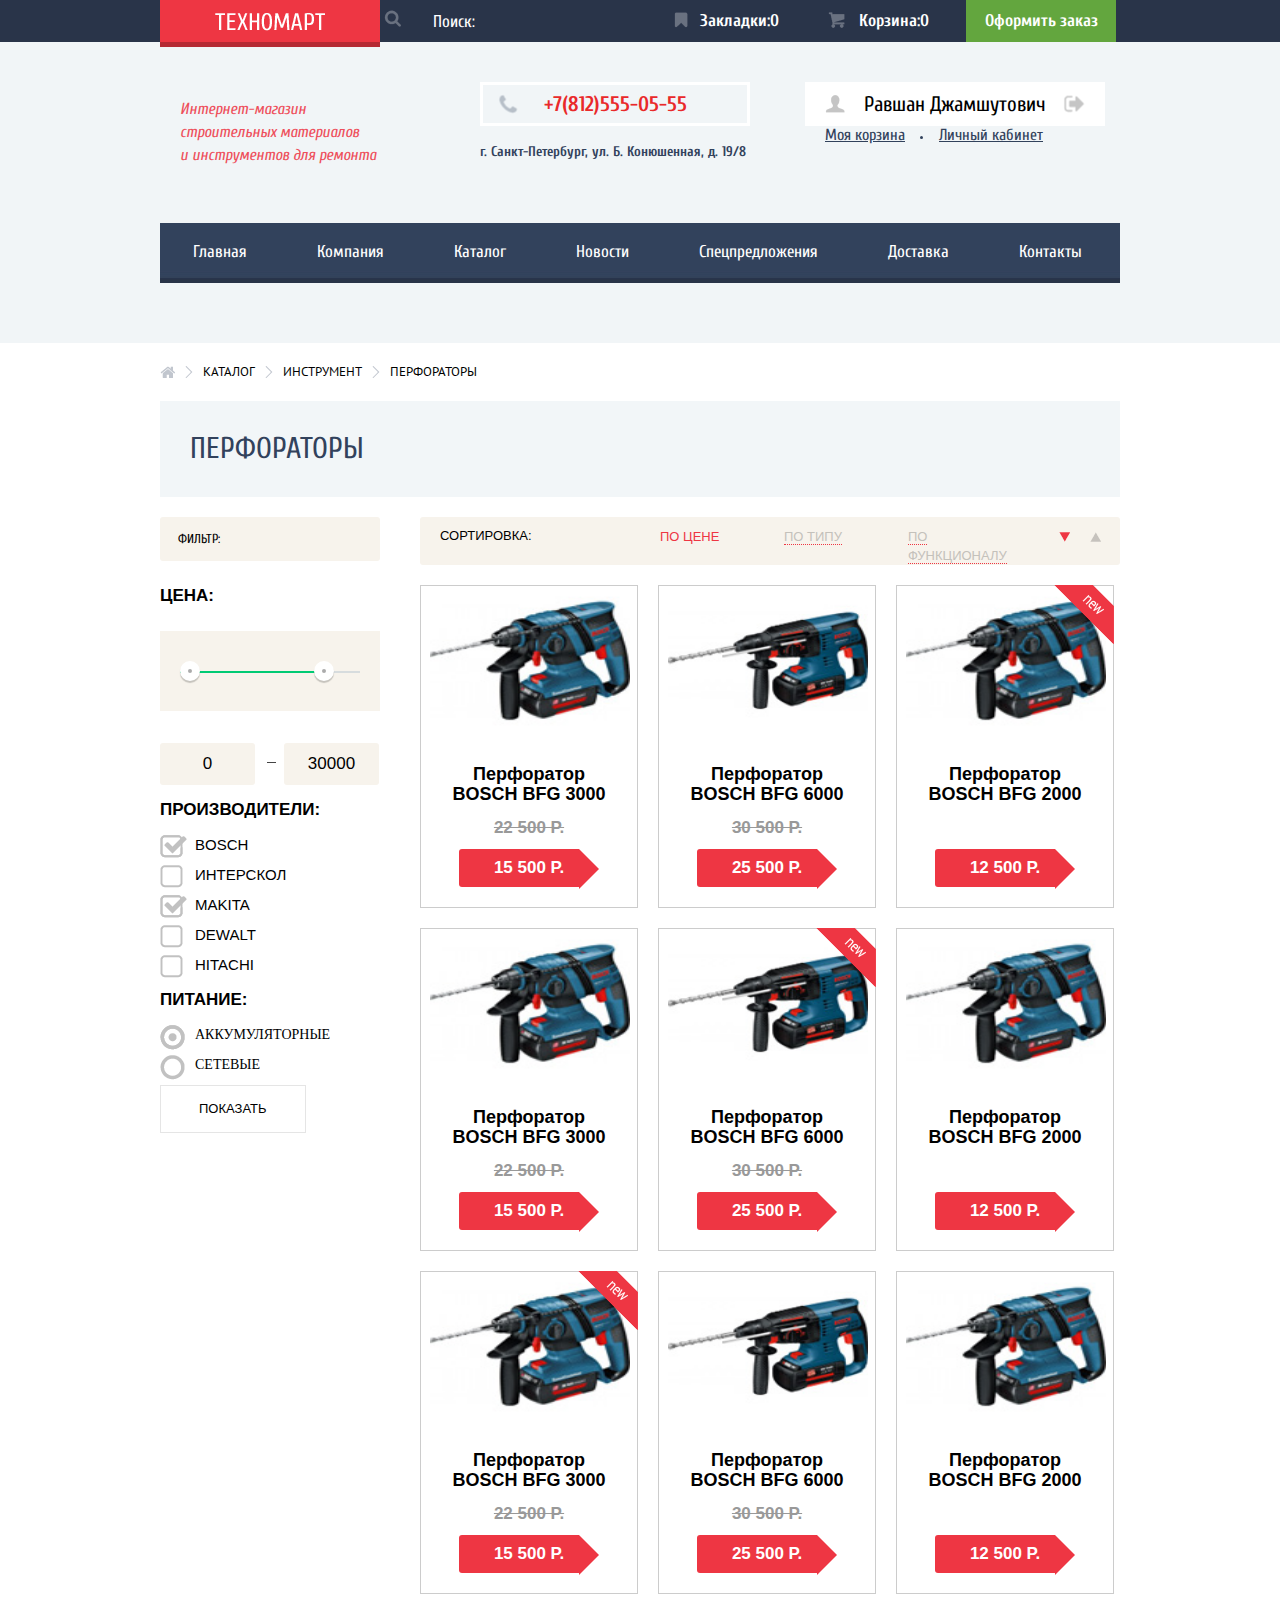
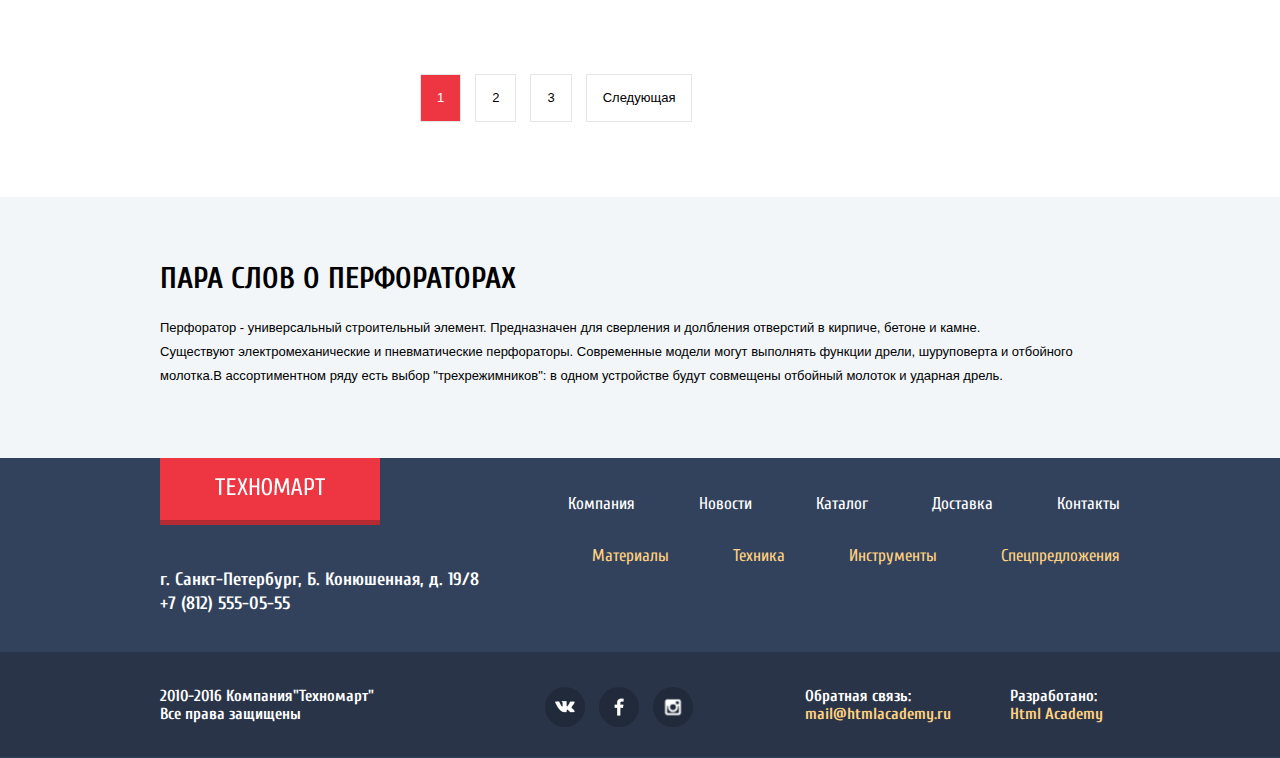
<file: catalog.html>
<!DOCTYPE html>
<html lang="ru">
  <head>
    <link href="css/normalize.css" rel="stylesheet">
    <link rel="stylesheet" href="css/style.css">
    <link href="https://fonts.googleapis.com/css?family=PT+Sans:400,700" rel="stylesheet">
    <link href="https://fonts.googleapis.com/css?family=Cuprum:400,400i,700" rel="stylesheet">
    <meta charset="utf-8">
    <title>Техномарт. Каталог</title>
  </head>
  <body>
    <header class="main-header">
      <div class="header-top">
        <div class="main-container top-wrapper clearfix">
      <div class="logo-top">
        <a class="logotip" href="index.html">
         <img src="img/logotip.png" alt="#">
        </a>
      </div>
      <div class="search-block">
        <label for="search"></label>
      <input type="search" id="search" name="search" placeholder="Поиск:">
      </div>
      <div class="user-action">
        <ul>
          <li>
            <a class="user-link user-bookmarks" href="#">Закладки:0</a>
          </li>
          <li>
            <a class="user-link user-basket" href="#">Корзина:0</a>
          </li>
          <li>
            <a class="checkout" href="#">Оформить заказ</a>
          </li>
        </ul>
      </div>
    </div>
  </div>
    <div class="header-bottom">
      <div class="main-container clearfix">
        <div class="header-3-column">
          <div class="header-column">
            <div class="internet-shop">
              <p>Интернет-магазин<br> строительных материалов<br> и инструментов для ремонта</p>
            </div>
          </div>
          <div class="header-column">
            <div class="contact">
              <a class="phone" href="tel:+78125550555">+7(812)555-05-55</a>
              <p>г. Санкт-Петербург, ул. Б. Конюшенная, д. 19/8</p>
            </div>
          </div>
          <div class="header-column">
            <div class="user-block-catalog">
    <div class="user-catalog">
              <a href="#" class="user">Равшан Джамшутович</a>
            </div>
            <div class="user-basket-login">
              <a href="#">Моя корзина</a>
            </div>
   <div class="user-cabinet">
   <a href="#">Личный кабинет</a>
            </div>
          </div>
        </div>
   </div>
          <nav class="main-navigation">
            <ul class="top-navigation">
              <li>
                <a href="index.html">Главная</a>
              </li>
              <li>
                <a href="#">Компания</a>
              </li>
              <li>
                <a href="#">Каталог</a>
              </li>
              <li>
                <a href="#">Новости</a>
              </li>
              <li>
                <a href="#">Спецпредложения</a>
              </li>
              <li>
                <a href="#">Доставка</a>
              </li>
              <li>
                <a href="#">Контакты</a>
              </li>
            </ul>
          </nav>
      </div>
    </div>
    </header>
    <main>
        <div class="main-container clearfix">
        <ul class="breadcrumbs">
          <li>
            <a  class="home" href="#">Главная</a>
          </li>
          <li>
            <a href="#">Каталог</a>
          </li>
          <li>
            <a href="#">Инструмент</a>
          </li>
          <li>
            <a>Перфораторы</a>
          </li>
        </ul>
        <div class="content-title">
      <h1>Перфораторы</h1>
  </div>
      <div class="content clearfix">
        <div class="left-content-column">
          <div class="filter">
            фильтр:
          </div>
          <form class="form" action="https://echo.htmlacademy.ru" method="post">
            <div class="price-block">
              <div class="price-block-title">
                Цена:
              </div>
              <div class="range-controls">
                <div class="scale">
                          <div class="bar"></div>
                        </div>
                        <div class="range-toggle range-toggle-min"></div>
       <div class="range-toggle range-toggle-max"></div>
      </div>
              <div class="price-controls">
                <label class="min-price"><input type="text" name="min-price" value="0"></label>
         <label class="max-price"><input type="text" name="max-price" value="30000"></label>
       </div>

            </div>

            <fieldset class="makers-column">
              <legend>
                Производители:
              </legend>
              <ul>
                <li>
                  <input type="checkbox" name="bosch" id="bosch" checked>
                  <label for="bosch">Bosch</label>
                </li>
                <li>
                  <input type="checkbox" name="interskol" id="interskol">
                  <label for="interskol">Интерскол</label>
                </li>
                <li>
                  <input type="checkbox" name="makita" id="makita" checked>
                  <label for="makita">Makita</label>
                </li>
                <li>
                  <input type="checkbox" name="dewalt" id="dewalt">
                    <label for="dewalt">Dewalt</label>
                </li>
         <li>
                  <input type="checkbox" name="hitachi" id="hitachi">
                    <label for="hitachi">Hitachi</label>
                </li>
              </ul>
            </fieldset>
            <fieldset class="supply">
              <legend>
                Питание:
              </legend>
              <ul>
                <li>
                  <input type="radio" name="battery" id="accumulator" checked>
                      <label for="accumulator">Аккумуляторные</label>
                </li>
                <li>
                  <input type="radio" name="battery" id="net">
                  <label for="net">Сетевые</label>
                </li>
              </ul>
            </fieldset>
            <button class="btn-form" type="submit">Показать</button>
          </form>
        </div>
        <div class="right-content-column">
          <div class="sort">
            <div class="sort-header">
              Сортировка:
            </div>
            <ul class="sort-list">
              <li class="sort-standart sort-standart-price sort-standart-current">
                <a href="#">по цене</a>
              </li>
              <li class="sort-standart sort-standart-type">
                <a href="#">по типу</a>
              </li>
              <li class="sort-standart sort-standart-function">
                <a href="#">по функционалу</a>
              </li>
              <li class="sort-order sort-order-up">
                <a href="#">up</a>
              </li>
              <li class="sort-order sort-order-down">
                <a href="#">down</a>
              </li>
            </ul>
          </div>
          <div class="list-goods-catalog">
          <div class="row">
            <div class="catalog-item">
              <div class="actions">
                <a href="#" class="buy">Купить</a>
                <a href="#" class="bookmark">В закладки</a>
              </div>
              <div class="image"><img width="200" height="150" src="img/drill-2.jpg" alt="#"></div>
              <div class="title">Перфоратор BOSCH BFG 3000</div>
              <div class="discount">22 500 Р.</div>
              <div class="price">15 500 Р.</div>
            </div>
            <div class="catalog-item">
              <div class="actions">
                <a href="#" class="buy">Купить</a>
                <a href="#" class="bookmark">В закладки</a>
              </div>
              <div class="image"><img width="200" height="150" src="img/drill-3.jpg" alt="#"></div>
              <div class="title">Перфоратор BOSCH BFG 6000</div>
              <div class="discount">30 500 Р.</div>
              <div class="price">25 500 Р.</div>
            </div>

            <div class="catalog-item ">
              <div class="flag flag-new">новинка</div>
              <div class="actions active">
               <a href="#" class="buy">Купить</a>
                <a href="#" class="bookmark">В закладки</a>
              </div>
              <div class="image"><img width="200" height="150" src="img/drill-4.jpg" alt="#"></div>
              <div class="title">Перфоратор BOSCH BFG 2000</div>
              <div class="discount"></div>
              <div class="price">12 500 Р.</div>
          </div>
            <div class="catalog-item">
              <div class="actions">
                <a href="#" class="buy">Купить</a>
                <a href="#" class="bookmark">В закладки</a>
              </div>
              <div class="image"><img width="200" height="150" src="img/drill-2.jpg" alt="#"></div>
              <div class="title">Перфоратор BOSCH BFG 3000</div>
              <div class="discount">22 500 Р.</div>
              <div class="price">15 500 Р.</div>
            </div>
            <div class="catalog-item">
              <div class="flag flag-new">новинка</div>
              <div class="actions">
                <a href="#" class="buy">Купить</a>
                <a href="#" class="bookmark">В закладки</a>
              </div>
              <div class="image"><img width="200" height="150" src="img/drill-3.jpg" alt="#"></div>
              <div class="title">Перфоратор BOSCH BFG 6000</div>
              <div class="discount">30 500 Р.</div>
              <div class="price">25 500 Р.</div>
            </div>
            <div class="catalog-item">

              <div class="actions">
                <a href="#" class="buy">Купить</a>
                <a href="#" class="bookmark">В закладки</a>
              </div>
              <div class="image"><img width="200" height="150" src="img/drill-4.jpg" alt="#"></div>
              <div class="title">Перфоратор BOSCH BFG 2000</div>
              <div class="discount"></div>
              <div class="price">12 500 Р.</div>
            </div>
            <div class="catalog-item">
           <div class="flag flag-new">новинка</div>
              <div class="actions">
                <a href="#" class="buy">Купить</a>
                <a href="#" class="bookmark">В закладки</a>
              </div>
              <div class="image"><img width="200" height="150" src="img/drill-2.jpg" alt="#" ></div>
              <div class="title">Перфоратор BOSCH BFG 3000</div>
              <div class="discount">22 500 Р.</div>
              <div class="price">15 500 Р.</div>
            </div>
            <div class="catalog-item">
              <div class="actions">
                <a href="#" class="buy">Купить</a>
                <a href="#" class="bookmark">В закладки</a>
              </div>
              <div class="image"><img width="200" height="150" src="img/drill-3.jpg" alt="#"></div>
              <div class="title">Перфоратор BOSCH BFG 6000</div>
              <div class="discount">30 500 Р.</div>
              <div class="price">25 500 Р.</div>
            </div>
            <div class="catalog-item">
              <div class="actions">
                <a href="#" class="buy">Купить</a>
                <a href="#" class="bookmark">В закладки</a>
              </div>
              <div class="image"><img width="200" height="150" src="img/drill-4.jpg" alt="#"></div>
              <div class="title">Перфоратор BOSCH BFG 2000</div>
              <div class="discount"></div>
              <div class="price">12 500 Р.</div>
            </div>
        </div>
      </div>
          <div class="page">
              <ul class="all-btn-page">
              <li class="active">
                <a href="#">1</a>
              </li>
              <li>
                <a href="#">2</a>
              </li>
              <li>
                <a href="#">3</a>
              </li>
              <li>
                <a href="#">Следующая</a>
              </li>
            </ul>
        </div>
      </div>
    </div>
  </div>
      <div class="container-bottom">
        <div class="main-container">
        <h2 class="bottom-title">Пара слов о перфораторах</h2>
        <p>Перфоратор - универсальный строительный элемент. Предназначен для сверления и долбления отверстий в кирпиче, бетоне и камне.<br>Существуют электромеханические и пневматические перфораторы. Современные модели могут выполнять функции дрели, шуруповерта и отбойного молотка.В ассортиментном ряду есть выбор "трехрежимников": в одном устройстве будут совмещены отбойный молоток и ударная дрель.</p>
    </div>
  </div>
    </main>
    <footer>
      <div class="footer-top">
      <div class="main-container clearfix">
        <div class="footer-top-left">
          <div class="logo-bottom">
            <a href="index.html">
              <img src="img/logotip.png" alt="#">
            </a>
          </div>
          <div class="footer-contacts">
            <p>г. Санкт-Петербург, Б. Конюшенная, д. 19/8<br>
            +7 (812) 555-05-55</p>
          </div>
        </div>
        <div class="footer-top-right">
        <nav class="footer-navigation">
          <ul class="footer-menu1">
            <li>
              <a href="#">Компания</a>
            </li>
            <li>
              <a href="#">Новости</a>
            </li>
            <li>
              <a href="#">Каталог</a>
            </li>
            <li>
              <a href="#">Доставка</a>
            </li>
            <li>
              <a href="#">Контакты</a>
            </li>
          </ul>
        </nav>
        <nav class="goods-navigation">
          <ul class="footer-menu2">
            <li>
              <a href="#">Материалы</a>
            </li>
            <li>
              <a href="#">Техника</a>
            </li>
            <li>
              <a href="#">Инструменты</a>
            </li>
            <li>
              <a href="#">Спецпредложения</a>
            </li>
          </ul>
        </nav>
      </div>
    </div>
    </div>
      <div class="footer-bottom clearfix">
        <div class="main-container clearfix">
          <div class="rights">
            <p>2010-2016 Компания"Техномарт"<br>Все права защищены</p>
          </div>
          <div class="share">
            <a class="social social-vk" href="#"></a>
            <a class="social social-fb" href="#"></a>
            <a class="social social-inst" href="#"></a>
          </div>
          <div class="feedback">
            <p>Обратная связь:<br>
            <a class="btn" href="#">mail@htmlacademy.ru</a>
            </p>
          </div>
          <div class="footer-copyright">
            <p>Разработано:<br>
            <a class="btn" href="https://htmlacademy.ru">Html Academy</a>
            </p>
          </div>
        </div>
      </div>
    </footer>
  </body>
</html>
</file>
<file: css/style.css>
* {
  box-sizing: border-box;
}

body {
  font-size: 17px;
  line-height: 18px;
  font-style: 400;
  font-family: "Cuprum", "Arial", sans-serif;
  width: 100%;
  margin-left: auto;
  margin-right: auto;
}

h1 {
  font-size: 30px;
  line-height: 30px;
  font-style: normal;
  font-family: "Cuprum", "Arial", sans-serif;
  color: #32425c;
}

h2 {
  font-size: 24px;
  line-height: 30px;
  font-style: normal;
  font-weight: 700;
  font-family: "Cuprum", "Arial", sans-serif;
  color: #ffffff;
}

footer {
  width: 100%;
  min-height: 300px;
  background-color: #32425c;
  color: #ffffff;
}

footer a {
  color: #ffffff;
}

ul {
  list-style: none;
}

.clearfix::after {
  content: "";
  display: table;
  clear: both;
}

.main-container {
  width: 960px;
  margin: auto;
}

.main-header {
  margin-bottom: 20px;
}

.header-top {
  background: #293449;
}

.header-top a {
  color: #ffffff;
}

.logo-top {
  display: inline-block;
  width: 220px;
  vertical-align: top;
  background: #ee3643;
  box-shadow: 0 5px 0 0 #b52933;
}

.logotip {
  display: block;
  min-height: 42px;
  padding-top: 13px;
  text-align: center;
}

.logo-top a[href]:hover {
  background: #ca2c37;
}
.logo-top a[href]:active {
  background: #ba2732;
}
.search-block {
  display: inline-block;
  width: 270px;
  font-weight: 700;
  color: #ffffff;
  vertical-align: top;
  position: relative;
}
input[type="search"] {
  width: 100%;
  height: 42px;
  margin: 0;
  padding: 0;
  border: 0;
  text-decoration: none;
  appearance: none;
  outline: none;
  box-shadow: none;
  padding-left: 49px;
  background-color: #293449;
  font-family: "Cuprum", "Arial", sans-serif;
  font-size: 17px;
  color: #000000;
  cursor: text;
}

input[type="search"]:focus {
  border: 0;
 outline: 0;
}

.search-block label {
  display: inline-block;
  position: absolute;
  top: 10px;
  left: 17;
  background-image: url("../img/sprite.png");
  background-repeat: no-repeat;
  width: 17px;
  height: 17px;
  background-position: -227px -70px;
  vertical-align: middle;
  cursor: pointer;
}

.search-block label:hover {
  background-image: url("../img/sprite-2.png");
  background-position: -195px -10px;
}

.search-block input::-webkit-input-placeholder {
  color: #ffffff;
}

.search-block input::-moz-placeholder {
  color: #ffffff;
}

.search-block input:-moz-placeholder {
  color: #ffffff;
}

.search-block input:-ms-input-placeholder {
  color: #ffffff;
}

.search-block input:hover {
  background-color: #212a3a;
}

.search-block input:hover  + label {
  opacity: 1;
}

.search-block input:focus {
  background-color: #ffffff;
}

.search-block input:focus + label {
  background-position: top -52px center;
  opacity: 1;
}

.search-block input:focus::-webkit-input-placeholder  {
  color: #000000;
}

.search-block input:focus::-moz-placeholder {
  color: #000000;
}

.search-block input:focus:-moz-placeholder {
  color: #000000;
}

.search-block input:focus:-ms-input-placeholder {
  color: #000000;
}

.user-action {
  display: inline-block;
  vertical-align: top;
}

.user-action ul {
  list-style: none;
  margin: 0;
  padding: 0;
}
.user-action li {
  width: 150px;
  display: inline-block;
  vertical-align: top;
}

.user-action a {
  display: block;
  min-height: 42px;
  font-size: 17px;
  font-weight: 700;
  line-height: 18px;
  text-align: center;
  text-decoration: none;
  color: #ffffff;
}
.user-link {
  padding-left: 13px;
  position: relative;
  padding-top: 12px;
}

.user-link::before {
  content: "";
  display: block;
  width: 17px;
  height: 16px;
  background-image: url("../img/sprite-2.png");
  opacity: 0.3;
  position: absolute;
  top: 12px;
  left: 16px;
}

.user-bookmarks::before {
  background-position: top -12px center;
  width: 14px;
  height: 16px;
  background-position: -84px -10px;
}

.user-basket::before {
  background-position: top -52px center;
  width: 17px;
  height: 16px;
  background-position: -10px -10px;
}

.user-link:hover {
  background-color: #212a3a;
}

.user-link:hover::before {
  opacity: 1;
}

.user-link:active {
  background-color: #161d29;
  color: rgba(255, 255, 255, .6);
}

.user-link:active::before {
  opacity: 0.5;
}

.checkout {
  display: block;
  width: 150px;
  min-height: 42px;
  text-align: center;
  background-color: #63a63e;
  padding-top: 12px;
  padding-bottom: 12px;
}

.checkout:hover {
  background: #5fbb2d;
}

.checkout:active {
  background: #518534;
  color: #9ebb8e;
}

.header-bottom {
  background: #f1f5f7;
}

.header-3-column {
  display: inline-block;
  text-align:left;
  vertical-align: top;
  width: 960px;
  margin-top: 40px;
}

.header-column {
  float: left;
  width: 300px;
}

.internet-shop {
  margin-left: 20px;
}

.internet-shop p {
  color: #ee4f5b;
  font-size: 16px;
  line-height: 23px;
  font-style: italic;
  font-family: "Cuprum", Arial, sans-serif;
}

.contact {
  margin-left: 20px;
}

.phone {
  display: inline-block;
  width: 270px;
  border: 3px solid white;
  color: #e9292a;
  padding: 10px 50px;
  font-size: 21px;
  line-height: 18px;
  font-weight: 700;
  font-family: "Cuprum", Arial, sans-serif;
  text-align: center;
  text-decoration: none;
  position: relative;
}

.phone::before {
  content: "";
  position: absolute;
  top: 50%;
  left: 25px;
  transform: translate(-50%, -50%);
  background-image: url("../img/sprite.png");
  background-repeat: no-repeat;
  width: 19px;
  height: 19px;
  background-position: -145px -199px;
}

.contact p{
  color: #32425c;
  font-size: 14px;
  line-height: 24px;
  font-weight: 700;
  font-family: "Cuprum", Arial, sans-serif;
  padding-bottom: 45px;
}

.user-block {
  display: inline;
  width: 310px;
  margin-left: 65px;
}

.login-btn {
  display: inline-block;
  margin-right: 10px;
}

.login {
  display: block;
  width: 120px;
  text-decoration: none;
  text-align: center;
  background-color: #ffffff;
  color: #000000;
  padding: 16px;
  padding-left: 47px;
  font-size: 21px;
  line-height: 18px;
  font-weight: 700;
  font-family:"Cuprum", Arial, sans-serif;
  position: relative;
}

.login::before {
  content: "";
  position: absolute;
  top: 50%;
  left: 25px;
  transform: translate(-50%, -50%);
  background-image: url("../img/sprite.png");
  background-repeat: no-repeat;
  width: 20px;
  height: 17px;
  background-position: -105px -199px;
}

.login:hover::before {
  background-position: -45px -157px;
  background-image: url("../img/sprite-2.png");
}

.login:active::before {
  background-image: url("../img/sprite.png");
  background-position: -105px -199px;
}

.login-btn a:hover {
  color: #f7a1a7;
}

.login-btn a:active {
  color: #c5c5c5;
}

.registration-btn {
  display: inline-block;
}

.registration {
  display: block;
  width: 150px;
  padding: 16px;
  text-decoration: none;
  text-align: center;
  background-color: #ffffff;
  color: #000000;
  font-size: 21px;
  line-height: 18px;
  font-weight: 700;
  font-family:"Cuprum", "Arial", sans-serif;
}

.registration-btn a:hover {
  color: #f7a1a7;
}

.registration-btn a:active {
  color: #c5c5c5;
}

.user {
  display: inline-block;
  width: 300px;
  background-color: #ffffff;
  color: #000000;
  padding: 13px 0;
  font-size: 21px;
  line-height: 18px;
  font-weight: 400;
  font-family: "Cuprum", Arial, sans-serif;
  text-align: center;
  text-decoration: none;
  position: relative;
  margin-left: 45px;
}

.user a:hover {
  color: #000000;
}

.user::before {
  content: "";
  position: absolute;
  top: 50%;
  left: 30px;
  transform: translate(-50%, -50%);
  background-image: url("../img/sprite-user.png");
  background-repeat: no-repeat;
  width: 20px;
  height: 18px;
  background-position: -51px -10px;
}

.user::after {
  content: "";
  position: absolute;
  top: 50%;
  right: 10px;
  transform: translate(-50%, -50%);
  background-image: url("../img/sprite-user.png");
  background-repeat: no-repeat;
  width: 21px;
  height: 17px;
  background-position: -10px -47px;
}

.user-catalog a:hover::before {
  width: 20px;
  height: 18px;
  background-position: -51px -48px;
}

.user-catalog a:active::before {
  width: 20px;
  height: 18px;
  background-position: -51px -10px;
}

.user-catalog a:hover::after {
  width: 21px;
  height: 17px;
  background-position: -10px -10px;
}

.user-catalog a:active::after {
  width: 21px;
  height: 17px;
  background-position: -10px -47px;
}

.user-catalog a:active {
  color: #c5c5c5;
}

.user-basket-login a {
  font-size: 16px;
  line-height: 18px;
  font-weight: 400;
  font-family: "Cuprum", Arial, sans-serif;
  color: #32425c;
  display:inline;
  margin-left: 65px;
  padding-top: 10px;
  position: relative;
}

.user-cabinet a {
  display: inline;
  padding-left: 30px;
  font-size: 16px;
  line-height: 18px;
  font-weight: 400;
  font-family: "Cuprum", Arial, sans-serif;
  color: #32425c;
  padding-top: 10px;
}

.user-basket-login {
  display: inline-block;
}

.user-basket-login a::before {
  content: "";
  position: absolute;
  top: 20px;
  left: 95px;
  width: 3px;
  height: 3px;
  border-radius: 50%;
  background-color: #32425c;
}

.user-basket-login a:hover {
  color: #ee3643;
}

.user-cabinet a:hover {
  color: #ee3643;
}

.user-basket-login a:active {
  color: #b7bfc8;
}

.user-cabinet a:active {
  color: #b7bfc8;
}

.user-cabinet {
  display: inline-block;
}

.main-navigation {
  float: left;
  width: 960px;
  min-height: 60px;
  background: url("../img/menu.jpg");
  margin-bottom: 60px;
}

.top-navigation {
  display: inline;
  padding-left: 0;
}

.top-navigation li {
  display: inline-block;
}

.top-navigation a {
  display: block;
  width: auto;
  padding: 20px 33px;
  font-size: 17px;
  line-height: 17px;
  font-weight: 400;
  font-family: "Cuprum", Arial, sans-serif;
  text-decoration: none;
  color: #ffffff;
}

.top-navigation a:hover {
  background: #293449;
  color: #d4d6db;
}

.top-navigation a:active {
  background: #1d2739;
  color: #616875;
}

.main-show {
  font-size: 0;
  padding: 0;
  margin-bottom: 20px;
}

.main-show-item,
.main-show-item-wrapper {
  width: 33.333%;
  padding: 0 20px 20px 0;
  display: inline-block;
  vertical-align: top;
}

.main-show-item h2,
.main-show-item-wrapper h2 {
  margin: 0;
}

.main-show-item-big {
  width: 66.666%;
  display: inline-block;
  min-height: 270px;
}

.main-show-slider {
  width: 620px;
  height: 266px;
  position: relative;
}

.slider-product-group {
  position: absolute;
  left: 0;
  right: 0;
  width: 620px;
  height: 266px;
}

.slider-product-group h2 {
  font-size: 36px;
  font-family: "Cuprum", Arial, sans-serif;
  color: #ffffff;
  font-weight: 700;
  text-transform: uppercase;
  line-height: 30px;
  margin: 0;
  top: 25px;
  left: 25px;
  text-align: left;
  position: absolute;
}

.slider-product-group p{
  font-size: 18px;
  font-family: "PT+Sans", Arial, sans-serif;
  color: #ffffff;
  line-height: 24px;
  margin: 0;
  top: 65px;
  left: 25px;
  text-align: left;
  position: absolute;
}

.slider-product-group a{
  position: absolute;
  left: 25px;
  top: 205px;
  width: 195px;
  height: 40px;
  background-color: #ee3643;
  border-radius: 3px;
  font-size: 14px;
  font-family: "Cuprum", Arial, sans-serif;
  color: #ffffff;
  text-transform: uppercase;
  text-decoration: none;
  padding-top: 13px;
  line-height: 18px;
  text-align: center;
}

.slider-product-group a:hover {
  background-color: #ca2c37;
}

.slider-product-group a:active {
  background-color: #ba2732;
}

.slider-control {
  width: 100%;
  height: 40px;
  position: absolute;
  left: 0;
  top: 114px;
}

.prev,
.next {
  display: block;
  width: 22px;
  height: 40px;
  background-image: url("../img/sprite.png");
  cursor: pointer;
}

.prev {
  float: left;
  background-position: -190px -139px;
  margin-left: 25px;
}

.next  {
  float: right;
  background-position: -254px -10px;
  margin-right: 15px;
}

.prev:hover,
.next:hover {
  opacity: 0.5;
}

.product-group {
  min-height: 123px;
  font-size: 24px;
  font-weight: 400;
  color: #ffffff;
}

.product-group h2 {
  padding-top: 18px;
  padding-left: 23px;
  padding-bottom: 15px;
  font-size: 24px;
  line-height: 30px;
  font-weight: 700;
  font-family: "Cuprum", Arial, sans-serif;
}

.product-group a {
  font-size: 14px;
  line-height: 18px;
  font-weight: 400;
  text-decoration: none;
  color: #ffffff;
  text-transform: uppercase;
  width: 135px;
  display: inline-block;
  text-align: center;
  padding: 10px 22px;
  margin-left: 25px;
  margin-bottom: 22px;
  background-color: rgba(229,229,229,0.3);
  border-radius: 3px;
}

.product-group a:hover {
  background-color: rgba(204,204,204,0.3);
}

.product-group a:active {
  background-color: rgba(178,178,178,0.3);
}

.product-group-01 {
  background-color: #f6b22d;
  position: relative;
}

.product-group-01::before {
  content: "";
  position: absolute;
  top: 50%;
  left: 235px;
  transform: translate(-50%, -50%);
  background-image: url("../img/sprite.png");
  background-repeat: no-repeat;
  width: 44px;
  height: 65px;
  background-position: -81px -10px;
}

.product-group-02 {
  background-color: #4aafde;
  position: relative;
}

.product-group-02::before {
  content: "";
  position: absolute;
  top: 50%;
  left: 235px;
  transform: translate(-50%, -50%);
  background-image: url("../img/sprite.png");
  background-repeat: no-repeat;
  width: 75px;
  height: 61px;
  background-position: -10px -147px;
}

.product-group-03 {
  background-color: #cc79d1;
  position: relative;
}

.product-group-03::before {
  content: "";
  position: absolute;
  top: 50%;
  left: 235px;
  transform: translate(-50%, -50%);
  background-image: url("../img/sprite.png");
  background-repeat: no-repeat;
  width: 78px;
  height: 62px;
  background-position: -184px -199px;
}

.product-group-04 {
  background-color: #85d179;
  position: relative;
  margin-bottom: 20px;
}
.product-group-04::before {
  content: "";
  position: absolute;
  top: 50%;
  left: 235px;
  transform: translate(-50%, -50%);
  background-image: url("../img/sprite.png");
  background-repeat: no-repeat;
  width: 59px;
  height: 72px;
  background-position: -145px -10px;
}

.product-group-05 {
  background-color: #f6b22d;
  position: relative;
}

.product-group-05::before {
  content: "";
  position: absolute;
  top: 50%;
  left: 235px;
  transform: translate(-50%, -50%);
  background-image: url("../img/sprite.png");
  background-repeat: no-repeat;
  width: 78px;
  height: 63px;
  background-position: -296px -10px;
}

.popular-title {
  display: inline-block;
  width: 940px;
  height: 90px;
  margin-bottom: 20px;
  background-color: #f7f3ec;
}

.popular-title h1 {
  float: left;
  color: #32425c;
  margin: 25px;
  font-size: 30px;
  line-height: 30px;
  font-weight: 400;
  font-family: "Cuprum", Arial, sans-serif;
  text-transform: uppercase;
}

.popular-title a {
  float: right;
  background-color: #e9292a;
  margin: 25px;
  padding: 13px 55px;
  vertical-align: middle;
  width: 255px;
  border-radius: 3px;
  color: #ffffff;
  font-size: 14px;
  line-height: 18px;
  font-weight: 400;
  text-decoration: none;
  text-align: center;
  text-transform: uppercase;
}

.popular-title-btn {
vertical-align: middle;
}

.catalog-items{
  width:940px;
  margin:20px auto;
  font-size:0;
}

.catalog-items:last-child {
  margin-right: 0;
}

.catalog-items .row{
  margin-left:-20px;
}

.catalog-item{
  position:relative;
  display:inline-block;
  width:218px;
  margin-left:20px;
  margin-bottom:20px;
  border:1px solid #ccc;
  line-height:20px;
  font-weight: 700;
  text-align: center;
  font-size: 18px;
  font-family: "PT+Sans", Arial, sans-serif;
}

.catalog-item:hover{
  box-shadow: 0 5px 30px 0  #abafb8;
}

.catalog-item .flag{
  position:absolute;
  top:-1px;
  right:-1px;
  width:60px;
  height:60px;
  text-indent:-1000px;
  overflow:hidden;
  z-index:20;
}

.catalog-item .flag-new{
  background:url("../img/newflag.png") no-repeat 0 0;
}

.catalog-item .actions{
  position:absolute;
  top:0;
  left:0;
  width:213px;
  height:168px;
  padding:40px 0;
  display: none;
  z-index:10;
}

.catalog-item .active   {
  display:block;
  background-color: #ffffff;
}

.catalog-item:hover .actions{
  display:block;
  background-color: #ffffff;
}

.catalog-item .actions .buy {
  display:block;
  width:135px;
  border-bottom-color:#367315;
  margin:0 auto;
  margin-bottom:7px;
  padding: 7px 0;
  background-color:#63a63e;
  color: #ffffff;
  font-size:14px;
  font-weight: 400;
  font-family: "Cuprum", Arial, sans-serif;
  line-height:18px;
  text-decoration:none;
  text-transform:uppercase;
  border-radius:3px;
  border-bottom: 3px solid #367315;
}

.catalog-item .actions .bookmark{
  display: block;
  width: 135px;
  margin: 0 auto;
  margin-bottom: 7px;
  padding: 7px 0;
  border: 3px solid #63a63e;
  color: #32425c;
  font-size: 14px;
  font-weight: 400;
  font-family: "Cuprum", Arial, sans-serif;
  line-height:18px;
  text-decoration:none;
  text-transform:uppercase;
  border-radius:3px;
  background-color: #ffffff;
}

.catalog-item .bookmark:hover {
  border-color: #32425c;
  color: #32425c;
}

.catalog-item .bookmark:active {
  border-color: #c1c6ce;
  color: #c1c6ce;
  }

.catalog-item .actions{
  display:none;
}

.catalog-item .actions .buy {
  position: relative;
}

.catalog-item .actions .buy::before {
  content: "";
  position: absolute;
  top: 50%;
  left: 21px;
  transform: translate(-50%, -50%);
  background-image: url("../img/sprite-3.png");
  background-repeat: no-repeat;
  display: block;
  width: 17px;
  height: 16px;
  background-position: -497px -301px;
}

.catalog-item .buy:hover::before {
  content: "";
  position: absolute;
  top: 50%;
  left: 21px;
  transform: translate(-50%, -50%);
  background-image: url("../img/sprite-3.png");
  background-repeat: no-repeat;
  display: block;
  width: 17px;
  height: 16px;
  background-position: -534px -301px;
}

.catalog-item .buy:active::before {
  content: "";
  position: absolute;
  top: 50%;
  left: 21px;
  transform: translate(-50%, -50%);
  background-image: url("../img/sprite-3.png");
  background-repeat: no-repeat;
  display: block;
  width: 17px;
  height: 16px;
  background-position: -534px -301px;
}

.catalog-item .buy:hover {
  background-color: #5fbb2d;
}

.catalog-item .buy:active {
  background-color: #518534;
}

.catalog-item .image{
  width: 218px;
  height: 168px;
}

.catalog-item .image img{
  max-width:100%;
}

.catalog-item .title{
  min-height:40px;
  padding:0 25px;
  margin-top:10px;
  margin-bottom:15px;
}

.catalog-item .discount{
  min-height:20px;
  margin-top:15px;
  margin-bottom:10px;
  font-size:17px;
  line-height: 18px;
  font-weight: 700;
  font-family: "PT+Sans", Arial, sans-serif;
  color:#999999;
  text-transform: uppercase;
  text-decoration:line-through;
}

.catalog-item .price{
  position:relative;
  width:140px;
  margin:10px auto;
  margin-bottom:20px;
  padding:10px 30px;
  color:white;
  font-size:17px;
  line-height: 18px;
  font-weight: 700;
  font-family: "PT+Sans", Arial, sans-serif;
  text-transform: uppercase;
  background:#ee3643;
  border-radius:3px;
}

.catalog-item .price:after{
  content:"";
  position:absolute;
  top:0;
  right:-20px;
  width:0;
  height:0;
  border:20px solid white;
  border-left-color:#ee3643;
}

.popular-makers {
  font-size: 0;
  padding: 0;
  margin-bottom: 20px;
}

.maker-list {
  display: inline-block;
  vertical-align: top;
  margin-right: 20px;
  margin-bottom: 20px;
}
.maker-list a:hover {
  box-shadow: 0 5px 30px 0  #abafb8;
}

.maker-list a:active {
  opacity: 0.3;
  box-shadow: 0 5px 15px 0 #abafb8;
}

.maker  {
  display: block;
  width: 220px;
  height: 145px;
  border: 1px solid #e5e5e5;
}

.maker1 {
  background: url("../img/bosch.png") no-repeat;
  background-position: center;
}

.maker2 {
  background: url("../img/makita.png") no-repeat;
  background-position: center;
}

.maker3 {
  background: url("../img/dewalt.png") no-repeat;
  background-position: center;
}
.maker4 {
  background: url("../img/inter.png") no-repeat;
  background-position: center;
}
.maker5 {
  background: url("../img/hitachi.png") no-repeat;
  background-position: center;
}
.maker6 {
  background: url("../img/lg.png") no-repeat;
  background-position: center;
}
.maker7 {
  background: url("../img/aeg.png") no-repeat;
  background-position: center;
}
.maker8 {
  background: url("../img/metabo.png") no-repeat;
  background-position: center;
}
.maker-list:nth-child(4n+4) {
  margin-right: 0;
}
.service {
  background-color: #f2f6f8;
  width: 100%;
  min-height: 525px;
}
.service-description h2 {
  font-size: 30px;
  font-family: "Cuprum", Arial, sans-serif;
  color: #000000;
  text-transform: uppercase;
  line-height: 24px;
    padding-top: 70px;
    margin: 0;
}
.service-description p {
  font-size: 13px;
  line-height: 24px;
  font-family: "PT+Sans", Arial, sans-serif;
  margin: 0;
  margin-top: 40px;
  margin-bottom: 60px;
}

.conditions {
  display: inline-block;
  width: 240px;
  min-height: 185px;
  margin: 0;
  padding: 0;
  vertical-align: middle;
  position: relative;
}
.conditions::after {
  content: "";
  position: absolute;
  top: -40px;
  right: 0;
  background-image: url("../img/sprite-3.png");
  background-repeat: no-repeat;
  display: block;
  width: 10px;
  height: 272px;
  background-position: -489px -462px;
}
.conditions a {
  display: block;
  text-decoration: none;
  font-size: 21px;
  line-height: 30px;
  font-weight: 700;
  font-family: "Cuprum", Arial, sans-serif;
  color: #ffffff;
  padding: 15px 22px;
  background-color: #32425c;
}
.conditions a:hover {
  background-color: #293449;
}
.conditions a:active {
  color: #32425c;
  background-color: #ffffff;
}
.conditions .active a {
  color: #32425c;
  background-color: #ffffff;
}
.services-frame-list {
  display: inline-block;
  width: 620px;
  min-height: 200px;
  vertical-align: middle;
  position: relative;
  margin-left: 80px;
}
.services-frame-list h2{
  font-size: 36px;
  font-family: "Cuprum", Arial, sans-serif;
  color: #32425c;
  text-transform: uppercase;
    line-height: 24px;
    margin: 0;
    margin-top: 10px;
    margin-bottom: 30px;
}
.services-frame-list p {
  font-size: 13px;
  line-height: 24px;
  font-family: "PT+Sans", Arial, sans-serif;
  color: #000000;
}
.services-frame-delivery {
  position: absolute;
  width: 620px;
  min-height: 286px;
  background-color: #f2f6f8;
  top: 0;
  left: 0;
  z-index: 15;
}
.services-frame-delivery::before {
  content: "";
  position: absolute;
  top: 25px;
  right: 0;
  background-image: url("../img/sprite-3.png");
  background-repeat: no-repeat;
  width: 467px;
  height: 261px;
  background-position: -10px -53px;
}
.services-frame-delivery  img {
  display: block;
  position: absolute;
  top: 25px;
  right: 0;
  z-index: 15;
}

.services-frame-guarantee {
  position: absolute;
  width: 620px;
  min-height: 286px;
  background-color: #f2f6f8;
  top: 0;
  left: 0;
  display: ;
  z-index: 10;
}
.services-frame-guarantee::before {
  content: "";
  position: absolute;
  top: 10px;
  right: 0;
  background-image: url("../img/sprite-3.png");
  background-repeat: no-repeat;
   width: 388px;
    height: 271px;
    background-position: -706px -10px;
}

.services-frame-guarantee img {
  display: block;
  position: absolute;
  top: 0;
  right: 0;
  z-index: 10;
}
.services-frame-credit {
  position: absolute;
  width: 620px;
  min-height: 286px;
  background-color: #f2f6f8;
  top: 0;
  left: 0;
  display: ;
  z-index: 5;
}
.services-frame-credit::before {
  content: "";
  position: absolute;
  top: 0;
  right: 0;
  background-image: url("../img/sprite-3.png");
  background-repeat: no-repeat;
    width: 459px;
    height: 284px;
    background-position: -10px -334px;
}
.services-frame-credit img {
  display: block;
  position: absolute;
  top: 0;
  right: 0;
  z-index: 5;
}
.send-request-btn {
  display: inline-block;
  width: 195px;
  background: #ee3643;
  color: #ffffff;
  border-radius: 3px;
  text-align: center;
  text-decoration: none;
  font-family: "Cuprum", Arial, sans-serif;
  font-size: 14px;
  line-height: 18px;
  font-weight: 400;
  text-transform: uppercase;
  padding-top: 12px;
  padding-bottom: 12px;

}
.company-info {
  margin: 0;
  padding: 0;
  min-height: 370px;
  margin-bottom: 85px;
  margin-top: 80px;
}
.company-about {
  float: left;
  width: 550px;
  min-height: 375px;
  margin-right: 110px;
}
.company-title {
  margin: 0;
  margin-bottom: 30px;
  font-size: 30px;
  font-weight: 700;
  color: #000000;
  font-style: normal;
  font-family: "Cuprum", Arial, sans-serif;
  text-transform: uppercase;
}
.company-info p {
  font-size: 13px;
  line-height: 24px;
  font-style: normal;
  font-weight: 400;
  font-family: "PT+Sans", Arial, sans-serif;
  margin: 0;
  margin-bottom: 30px;

}
.company-about p:last-child {
  margin-bottom: 25px;
}
.company-info a {
    color: #ffffff;
    text-decoration: none;
    font-size: 14px;
    line-height: 18px;
    font-weight: 700;
    font-style: normal;
    text-transform: uppercase;
    font-family: "Cuprum", Arial, sans-serif;
}
.company-about ul {
  margin: 0;
  margin-bottom: 20px;
}
.company-about li {
  font-weight: 700;
  font-size: 18px;
  line-height: 20px;
  font-family: "Cuprum", Arial, sans-serif;
padding-bottom: 20px;
}

.btn-more {
  display: inline-block;
  text-align: center;
  width: 220px;
  padding-top: 14px;
  padding-bottom: 14px;
  background-color: #e9292a;
  border-radius: 3px;


}
.company-contacts {
  float: right;
  width: 300px;
  min-height: 375px;
}
.company-contacts p {
  margin-bottom: 0;
}
.map {
  width: 300px;
  min-height: 160px;
  margin-bottom: 40px;
  margin-top: 40px;
}
.btn-write {
  display: inline-block;
border-radius: 3px;
  width: 100%;
  padding: 14px 55px;
    background-color: #e9292a;
}
.footer-top {
}
.footer-top-left {
  float: left;
  width: 335px;
  margin: 0;
  padding: 0;
}
.logo-bottom {
  float: left;
  width: 220px;
  text-align: center;
  padding: 20px 0;
  background-color: #ee3643;

  box-shadow: 0 5px 0 0 #b52933;

  vertical-align: top;
  margin-bottom: 30px;
}
.footer-contacts {
  font-size: 18px;
  line-height: 24px;
  font-weight: 700;
  font-style: normal;
  font-family: "Cuprum", Arial, sans-serif;
  float: left;
  width: 325px;
}
.footer-top-right {
    float: right;
    width: 600px;
    margin: 0;
    padding: 0;
}
.footer-navigation {
float: right;
}
.footer-menu1 li {
  display: inline-block;
  vertical-align: top;
  margin-right: 60px;
  margin-top: 20px;

}
.footer-menu1 a {
  display: block;
  text-decoration: none;
  color: #ffffff;
}
.footer-menu1 a:hover {
  text-decoration: underline;
}
.footer-menu1 a:active {
  color: #788495;
}
.footer-menu1 li:last-child {
  margin-right: 0;
}
.goods-navigation {
  float: right;
  margin-bottom: 70px;
}
.footer-menu2 li {
  display: inline-block;
  vertical-align: top;
  margin-right: 60px;
}
.footer-menu2 li:last-child {
  margin-right: 0;
}
.footer-menu2 a{
  text-decoration: none;
  color: #ffd180;
}
.footer-menu2 a:hover {
    text-decoration: underline;
}
.footer-menu2 a:active {
  color: #626464;
}

.footer-bottom {
  background-color: #293449;
  width: 100%;
  min-height: 105px;
  display: inline-block;
  vertical-align: top;
  padding-top: 35px;
}
.footer-bottom p {
  margin-top: 0;
  font-size: 16px;
  line-height: 18px;
  font-weight: 700;
  font-family: "Cuprum", Arial, sans-serif;
}
.footer-bottom a {
  text-decoration: none;
  color: #ffd180;
}
.rights {
  float: left;
  width: 235px;
  margin-right: 150px;
}
.share{
  float: left;
  width: 160px;
  margin-right: 100px;
}
.social {
  display: inline-block;
  width: 40px;
  height: 40px;
  border-radius: 50%;
  margin-right: 10px;
  background: #212a3a;
  vertical-align: middle;
  font-size: 0;
position: relative;
}
.social::before {
  content: "";
  position: absolute;
  top: 50%;
  left: 50%;
  transform: translate(-50%, -50%);
  background-image: url("../img/sprite.png");
  background-repeat: no-repeat;
}
.social-vk::before {
  width: 20px;
  height: 12px;
  background-position: -264px -93px;
}
.social-fb::before {
  width: 10px;
  height: 18px;
  background-position: -224px -10px;
}
.social-inst::before {
  width: 17px;
  height: 17px;
  background-position: -190px -102px;
}
.social:hover {
  background: #ee3643;
  }
  .social:active {
    background: #ee3643;
  }
.feedback {
  float: left;
  width: 145px;
  margin-right: 52px;
  vertical-align: middle;
}
.feedback a:hover {
  text-decoration: underline;
  }
  .feedback a:active {
    color: #ee3643;
  }
.footer-copyright {
  float: right;
  width: 110px;
  vertical-align: middle;
}
.footer-copyright a:hover {
  text-decoration: underline;
  }
  .footer-copyright a:active {
    color: #ee3643;
  }

.breadcrumbs {
  display: block;
  list-style: none;
  margin: 0;
  padding: 0;
  font-size: 0;
}

.breadcrumbs li {
  display: inline-block;
  padding-right: 10px;
  vertical-align: top;
}
.breadcrumbs li::after {
  content: "";
  display: inline-block;
  width: 8px;
  height: 12px;
  margin-left: 10px;
  vertical-align: middle;
  background-image: url("../img/sprite-2.png");
  background-repeat: no-repeat;

  background-position: -174px -128px;
}
.breadcrumbs li:last-child::after {
  display: none;
}
.breadcrumbs a {
  display: inline-block;
  vertical-align: middle;
  font-family: "PT Sans", Arial, sans-serif;
  font-size: 13px;
  line-height: 18px;
  font-weight: 400;
  color: #000000;
  text-decoration: none;
  text-transform: uppercase;
}
.breadcrumbs .home {
  width: 15px;
  height: 12px;
  font-size: 0;
  background-image: url("../img/sprite-2.png");
  background-repeat: no-repeat;
  background-position: -10px -157px;
}

.breadcrumbs li::before {
  position: absolute;
  top: 0;
  left: 0;
  transform: translate(-50%, -50%);
  background-image: url("../img/sprite-2.png");
  background-repeat: no-repeat;
  display: block;
  width: 8px;
  height: 12px;
  background-position: -174px -128px;
}
.content-title {
  margin-bottom: 20px;
  background-color: #f2f6f8;
}
.content-title h1 {
  font-size: 30px;
  font-weight: 400;
  text-transform: uppercase;
  line-height: 30px;
  color: #32425c;
  padding: 33px 30px;
}
.left-content-column {
  width: 220px;
  margin-right: 20px;
  float: left;
}
.filter {
  float: left;
  width: 220px;
  min-height: 40px;
  font-size: 13px;
  line-height: 18px;
  font-weight: 400;
  font-family: "PT+Sans" Arial sans-serif;
  text-transform: uppercase;
  background-color: #f7f3ec;
  padding: 13px 18px;
  border-radius: 3px;
}
.form {
  float: left;
  width: 220px;
  margin-right: 10px;
  background-color: #ffffff;
  border-style: hidden;
  padding: 0;
  margin: 0;
}
.price-block {
  width: 220px;
}
.price-block-title {
  font-size: 17px;
  line-height: 30px;
  font-weight: 700;
  font-family: "PT+Sans", Arial, sans-serif;
  text-transform: uppercase;
  color: #000000;
  margin: 20px 0;
}
.price-controls {
  margin-bottom: 10px;
 position: relative;
}
.price-controls label {
  display: inline-block;
  font-size: 17px;
  line-height: 18px;
  font-weight: 400;
  font-family: "PT+Sans", Arial, sans-serif;
  text-transform: uppercase;
  color: #000000;
  vertical-align: top;
  cursor: pointer;
}
.price-controls .min-price,
.price-controls .max-price {
  display: inline;
  width: 220px;

}
.price-controls .min-price {
  padding-right: 25px;
  position: relative;
}
.price-controls::after {
  content: "";
  position: absolute;
  width: 9px;
  height: 1px;
  background-color: #444444;
  top: 19px;
  left: 107px;
}

.price-controls input {
  width: 95px;
  margin: 0;
  background-color: #f7f3ec;
  border-radius: 3px;
  padding-top: 12px;
  padding-bottom: 12px;
  text-align: center;
  border: hidden;
color: inherit;
  font: inherit;
}
.range-controls {
  display: block;
  width: 220px;
  height: 80px;
  background-color: #f7f3ec;
  position: relative;
  margin-bottom: 32px;
}
.range-controls .scale {
  position: absolute;
  top: 40px;
  left: 20px;
  height: 2px;
  width: 180px;
  background: #d7dcde;
}

.range-controls .bar {
  width: 80%;
  height: 2px;
  background: #00ca74;
}

.range-toggle {
  width: 20px;
  height: 20px;
  position: absolute;
  top: 30px;
  left: 20px;
  background: #ababab;
  border: 8px solid #ffffff;
  border-radius: 50%;
  box-shadow: 0 2px 1px 0 rgba(0, 1, 1, 0.2);
  cursor: pointer;
}

.range-toggle-max {
  left: 70%;
}
.makers-column {
  border-style: hidden;
  margin: 0;
  padding: 0;
}
.makers-column ul {
  margin: 0;
  padding: 0;
  font-size: 15px;
  line-height: 20px;
  font-weight: 400;
  font-family: "PT+Sans", Arial, sans-serif;
  text-transform: uppercase;
}
legend {
  font-size: 17px;
  line-height: 30px;
  font-weight: 700;
  font-family: "PT+Sans", Arial, sans-serif;
  text-transform: uppercase;
}
.supply {
  border-style: hidden;
  margin: 0;
  padding: 0;
}
.supply ul {
  margin: 0;
  padding: 0;
  font-size: 14px;
  line-height: 20px;
  font-weight: 400;
  font-family: "PT+Sans", Aria,l sans-serif;
  text-transform: uppercase;
}
input[type="checkbox"] {
  display: none;
}
input[type="checkbox"] + label {
  display: block;
  margin: 10px 0;
  line-height: 20px;
  padding-left: 35px;
  position: relative;
  cursor: pointer;
}
input[type="checkbox"] + label::before {
  content: "";
  background-image: url("../img/sprite.png");
  background-repeat: no-repeat;
  width: 23px;
  height: 23px;
  background-position: -10px -102px;
  position: absolute;
  top: 0;
  left: 0;
}
input[type="checkbox"] + label:hover::before {
  background-image: url("../img/sprite-2.png");
  background-repeat: no-repeat;
  display: block;
  width: 23px;
  height: 23px;
  background-position: -152px -10px;
  position: absolute;
  top: 0;
  left: 0;
}
input[type="checkbox"]:checked + label::after {
  content: "";
  position: absolute;
  top: 0;
  left: 0;
  background-image: url("../img/sprite.png");
  background-repeat: no-repeat;
  width: 27px;
  height: 23px;
  background-position: -53px -102px;

}
input[type="checkbox"]:checked + label:hover::after {
  content: "";
  position: absolute;
  top: 0;
  left: 0;
  width: 27px;
  height: 23px;
  background-position: -53px -53px;
  background-image: url("../img/sprite-2.png");
  background-repeat: no-repeat;
  display: block;
}
input[type="radio"] {
  display: none;
}
input[type="radio"] + label {
  display: block;
  margin: 10px 0;
  line-height: 20px;
  padding-left: 35px;
  position: relative;
  cursor: pointer;
}
input[type="radio"] + label::before {
  content: "";

  width: 25px;
  height: 25px;
  background-position: -100px -102px;
  background-image: url("../img/sprite.png");
  background-repeat: no-repeat;
  position: absolute;
  top: 0;
  left: 0;
}
input[type="radio"] + label:hover::before {
  position: absolute;
  top: 0;
  left: 0;
  background-image: url("../img/sprite-2.png");
  background-repeat: no-repeat;
  display: block;
  width: 25px;
  height: 25px;
  background-position: -147px -53px;
}
input[type="radio"]:checked + label::after {
  content: "";
  position: absolute;
  top: 0;
  left: 0;
  background-image: url("../img/sprite.png");
  background-repeat: no-repeat;
  width: 25px;
  height: 25px;
  background-position: -145px -102px;
}
input[type="radio"]:checked + label:hover::after {
  position: absolute;
  top: 0;
  left: 0;
  background-image: url("../img/sprite-2.png");
  background-repeat: no-repeat;
  display: block;
  width: 25px;
  height: 25px;
  background-position: -55px -98px;
}
.btn-form {
  font-size: 13px;
  font-weight: 400;
  line-height: 18px;
  text-transform: uppercase;
  font-family: "PT+Sans", Arial, sans-serif;
  background: #ffffff;
  text-align: center;
  border-style: hidden;
  border: 1px solid #e5e5e5;
  padding: 14px 38px;

}
.right-content-column {
  width: 700px;
  float: right;
}
.sort {
  display: inline-block;
  width: 700px;
  background-color: #f7f3ec;
  border-radius: 3px;

}
.sort-header {
  display: inline-block;
  width: 150px;
  padding: 10px 20px;
  font-size: 13px;
  line-height: 18px;
  font-weight: 400;
  font-family: "PT+Sans", Arial, sans-serif;
  text-transform: uppercase;
}
.sort-list {
  display: inline-block;
  vertical-align: top;
  width: 550px;
  float: right;
  margin: 0;
  padding: 0;
}
.sort-list li {
  display: inline-block;
  vertical-align: top;
}

.sort-standart {
  display: block;
  width: 120px;
  padding-top: 10px;
  text-align: left;
}

.sort-standart a {
  color: #c4c1bb;
  border-bottom: 1px dotted #ee3643;
  text-decoration: none;
  font-size: 13px;
  line-height: 18px;
  font-weight: 400;
  font-family: "PT+Sans", Arial, sans-serif;
  text-transform: uppercase;
}

.sort-standart a:hover {
  color: #000000;
  border-bottom: 1px solid #ee3643;
}

.sort-list .sort-standart-current a {
  color: #ee3643;
  border: 0;
  cursor: default;
}

.sort-standart-price {
  margin-left: 90px;
}


.sort-order {
  display: inline-block;
  padding-top: 15px;
}

.sort-order-up {
  padding-left: 27px;
}

.sort-order-down  {
  padding-left: 16px;
}

.sort-order a {
  display: block;
  font-size: 0;
  width: 11px;
  height: 10px;
  background-image: url("../img/sprite-sort-order.png");
  background-repeat: no-repeat;
}

.sort-order-up  a {
  background-position: 0 0;
}

.sort-order-up  a:hover {
  background-position: 0 -10px;
}

.sort-order-up  a {
  background-position: 0 -20px;
  cursor: default;

}

.sort-order-down  a {
  background-position: -11px 0;
}

.sort-order-down.sort-order-current  a {
  background-position: -11px -20px;
  cursor: default;
}

.sort-order-down  a:hover {
  background-position: -11px -10px;
}


.list-goods-catalog {
  width: 700px;
  margin-left: 0;
  margin:20px 0;
  font-size: 0;
}
.list-goods-catalog .row {
width: 700px;
margin-left: 0;
padding-left: 0;
  margin-right: -20px;
}
.list-goods-catalog .row .catalog-item {
  margin-left: 0;
margin-right: 20px;
}

.list-goods-catalog .row .catalog-item:nth-child(3n+3) {
  margin-right: 0;
}

.all-btn-page {
  display: inline-block;
  padding: 0;
  margin: 0;
  margin-top: 40px;
  margin-bottom: 50px;

}
.all-btn-page li {
display: inline-block;
min-width: 40px;
border: 1px solid #e5e5e5;
margin-right: 10px;
}
.all-btn-page a {
  display: block;
  padding: 14px 16px;
text-decoration: none;
color: #000000;
font-size: 13px;
line-height: 18px;
font-family: "PT+Sans", Arial, sans-serif;
}
.all-btn-page li:hover {
  border: 1px solid #bdc6ca;
}
.all-btn-page li:active {
  border: 1px solid #ee3643;
}
.all-btn-page .active a {
  background-color: #ee3643;
  color: #ffffff;
}
.container-bottom {
  width: 100%;
  background-color: #f2f6f8;
  margin-bottom: 0;
}
.bottom-title {
  font-size: 30px;
  line-height: 24px;
  font-style: normal;
  font-weight: 700;
  font-family: "Cuprum", Arial, sans-serif;
  text-align: left;
  text-transform: uppercase;
  color: #000000;
  padding-top: 70px;
}
.container-bottom p {
  font-size: 13px;
  line-height: 24px;
  font-style: normal;
  font-family: "PT+Sans", Arial, sans-serif;
  text-align: ;
  color: #000000;
  padding-bottom: 70px;
  margin-bottom: 0;
}
</file>
